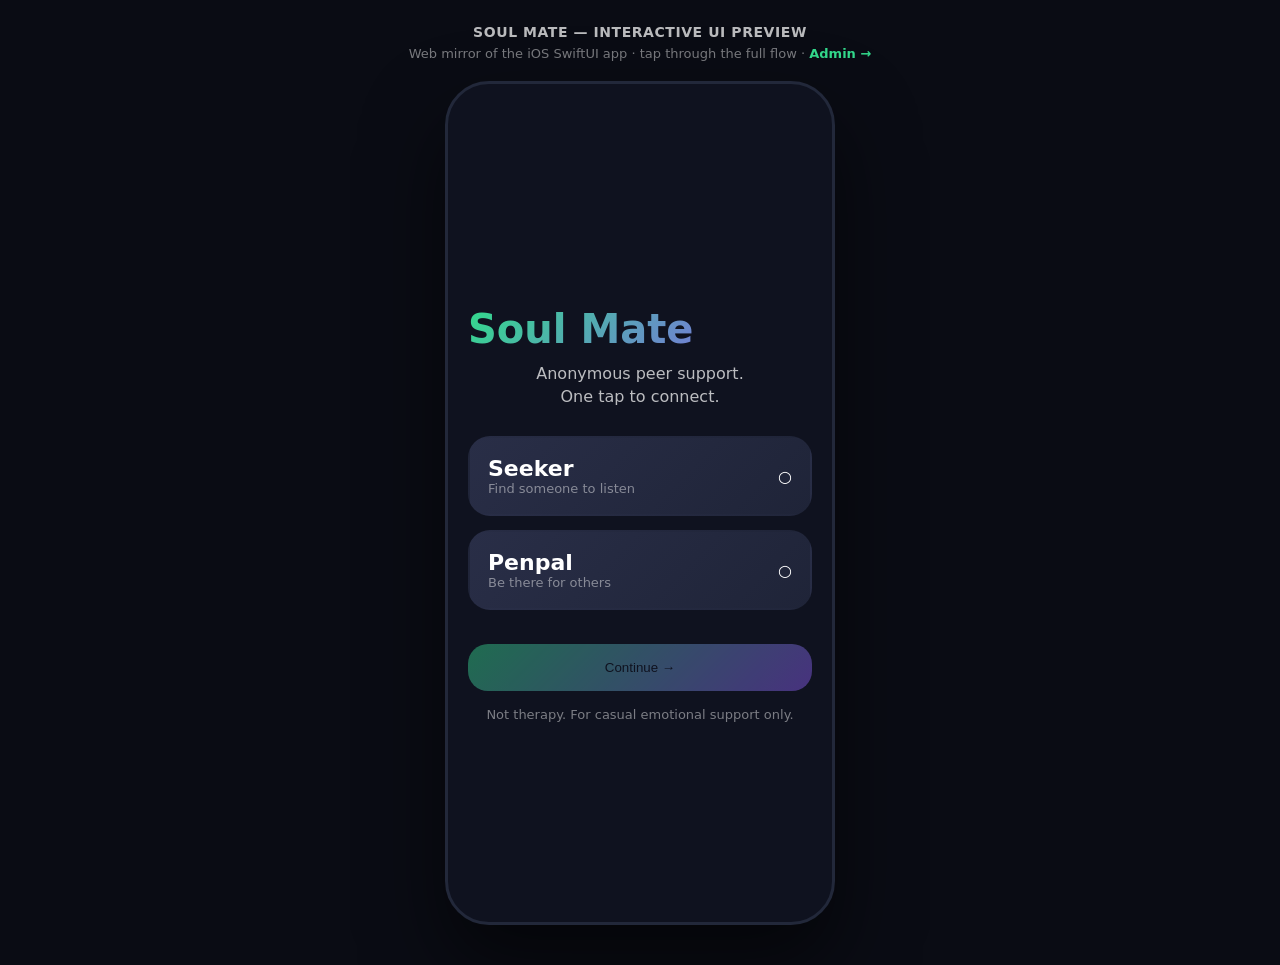
<file: web-preview/index.html>
<!DOCTYPE html>
<html lang="en">
<head>
  <meta charset="UTF-8" />
  <meta name="viewport" content="width=device-width, initial-scale=1.0, maximum-scale=1.0" />
  <title>Soul Mate — UI Preview</title>
  <style>
    :root {
      --bg: rgb(15, 18, 31);
      --surface: rgb(31, 36, 56);
      --surface-el: rgb(41, 46, 71);
      --green: rgb(51, 217, 140);
      --purple: rgb(140, 89, 242);
      --pink: rgb(242, 89, 166);
      --gold: rgb(255, 199, 64);
      --text: #fff;
      --text-2: rgba(255,255,255,.72);
      --text-3: rgba(255,255,255,.45);
      --danger: rgb(255, 89, 102);
      --radius: 20px;
      --phone-w: 390px;
      --phone-h: 844px;
    }
    * { box-sizing: border-box; margin: 0; padding: 0; }
    body {
      min-height: 100vh;
      background: #0a0c14;
      font-family: ui-rounded, "SF Pro Rounded", system-ui, sans-serif;
      color: var(--text);
      display: flex;
      flex-direction: column;
      align-items: center;
      padding: 24px 16px 40px;
    }
    .banner {
      text-align: center;
      margin-bottom: 20px;
      max-width: 520px;
    }
    .banner h1 { font-size: 14px; font-weight: 600; color: var(--text-2); letter-spacing: .04em; text-transform: uppercase; }
    .banner p { font-size: 13px; color: var(--text-3); margin-top: 6px; }
    .phone {
      width: var(--phone-w);
      height: var(--phone-h);
      background: var(--bg);
      border-radius: 44px;
      border: 3px solid #22283a;
      overflow: hidden;
      position: relative;
      box-shadow: 0 40px 80px rgba(0,0,0,.55);
    }
    .screen {
      position: absolute; inset: 0;
      padding: 52px 20px 28px;
      display: none;
      flex-direction: column;
      overflow-y: auto;
      animation: fadeIn .35s cubic-bezier(.34,1.3,.64,1);
    }
    .screen.active { display: flex; }
    @keyframes fadeIn { from { opacity: 0; transform: translateY(8px); } to { opacity: 1; transform: none; } }
    .gradient-text {
      background: linear-gradient(135deg, var(--green), var(--purple));
      -webkit-background-clip: text; background-clip: text; color: transparent;
    }
    .title-xl { font-size: 40px; font-weight: 800; line-height: 1.05; }
    .title-lg { font-size: 28px; font-weight: 800; }
    .title-md { font-size: 22px; font-weight: 700; }
    .body { font-size: 16px; color: var(--text-2); line-height: 1.45; }
    .caption { font-size: 13px; color: var(--text-3); }
    .spacer { flex: 1; }
    .btn {
      display: flex; align-items: center; justify-content: center; gap: 10px;
      width: 100%; padding: 16px 20px; border: none; border-radius: var(--radius);
      font: 700 18px inherit; cursor: pointer; transition: transform .2s cubic-bezier(.34,1.4,.64,1);
    }
    .btn:active { transform: scale(.96); }
    .btn-primary { background: linear-gradient(135deg, var(--green), var(--purple)); color: var(--bg); }
    .btn-primary:disabled { opacity: .45; cursor: not-allowed; }
    .btn-sm { width: auto; padding: 12px 18px; font-size: 16px; border-radius: 16px; }
    .card {
      background: linear-gradient(135deg, var(--surface-el), var(--surface));
      border-radius: 22px; padding: 18px; margin-bottom: 14px;
      border: 2px solid transparent; cursor: pointer; transition: transform .2s, border-color .2s;
    }
    .card.selected { border-color: rgba(51,217,140,.8); transform: scale(1.02); }
    .card-row { display: flex; align-items: center; justify-content: space-between; }
    .chip-row { display: flex; gap: 10px; overflow-x: auto; padding-bottom: 4px; scrollbar-width: none; }
    .chip {
      flex-shrink: 0; padding: 10px 14px; border-radius: 999px; border: none;
      font: 600 13px inherit; cursor: pointer; background: var(--surface); color: var(--text);
    }
    .chip.active { background: linear-gradient(135deg, var(--green), var(--purple)); color: var(--bg); }
    .token-badge {
      display: inline-flex; align-items: center; gap: 6px;
      padding: 8px 12px; border-radius: 999px;
      background: rgba(255,199,64,.15); border: 1px solid rgba(255,199,64,.4);
      font-weight: 700; font-size: 14px;
    }
    .token-badge .bolt { color: var(--gold); }
    .header-row { display: flex; align-items: flex-start; justify-content: space-between; margin-bottom: 24px; }
    .back {
      width: 40px; height: 40px; border-radius: 50%; border: none;
      background: var(--surface); color: var(--text); font-size: 18px; cursor: pointer;
    }
    .messages { flex: 1; overflow-y: auto; display: flex; flex-direction: column; gap: 12px; margin: 12px 0; }
    .bubble {
      max-width: 78%; padding: 10px 14px; border-radius: 18px; font-size: 15px; line-height: 1.4;
    }
    .bubble.me { align-self: flex-end; background: linear-gradient(135deg, var(--green), var(--purple)); color: var(--bg); }
    .bubble.them { align-self: flex-start; background: var(--surface-el); color: var(--text); }
    .timer-bar {
      display: flex; align-items: center; gap: 12px; padding: 14px;
      background: rgba(41,46,71,.95); border-radius: 18px;
      border: 1px solid rgba(255,199,64,.3); margin-bottom: 8px;
    }
    .timer-mono { font: 700 22px ui-monospace, monospace; color: var(--green); }
    .composer { display: flex; gap: 10px; align-items: center; }
    .composer input {
      flex: 1; padding: 12px; border-radius: 16px; border: none;
      background: var(--surface); color: var(--text); font: inherit;
    }
    .send-btn {
      width: 46px; height: 46px; border-radius: 50%; border: none; cursor: pointer;
      background: linear-gradient(135deg, var(--green), var(--purple)); color: var(--bg); font-size: 18px;
    }
    .tx-row {
      display: flex; justify-content: space-between; align-items: center;
      padding: 14px; background: var(--surface); border-radius: 16px; margin-bottom: 10px;
    }
    .tx-amt.pos { color: var(--green); font-weight: 700; }
    .tx-amt.neg { color: var(--danger); font-weight: 700; }
    .topup-row { display: flex; gap: 10px; }
    .topup-btn {
      flex: 1; padding: 14px; border: none; border-radius: 16px;
      background: var(--surface); color: var(--text); font: 700 16px inherit; cursor: pointer;
    }
    .section-title { font: 700 18px inherit; margin: 20px 0 12px; }
    .star { color: var(--gold); }
    .status-dot { width: 12px; height: 12px; border-radius: 50%; background: var(--green); display: inline-block; }
  </style>
</head>
<body>
  <div class="banner">
    <h1>Soul Mate — Interactive UI Preview</h1>
    <p>Web mirror of the iOS SwiftUI app · tap through the full flow · <a href="admin.html" style="color:rgb(51,217,140);text-decoration:none;font-weight:600">Admin →</a></p>
  </div>

  <div class="phone" id="phone">
    <!-- ONBOARDING -->
    <div class="screen active" id="screen-onboarding">
      <div class="spacer"></div>
      <h1 class="title-xl gradient-text">Soul Mate</h1>
      <p class="body" style="margin-top:12px;text-align:center">Anonymous peer support.<br>One tap to connect.</p>
      <div style="margin-top:28px">
        <div class="card" data-role="seeker" onclick="selectRole('seeker')">
          <div class="card-row">
            <div><div class="title-md">Seeker</div><div class="caption">Find someone to listen</div></div>
            <span id="check-seeker">○</span>
          </div>
        </div>
        <div class="card" data-role="penpal" onclick="selectRole('penpal')">
          <div class="card-row">
            <div><div class="title-md">Penpal</div><div class="caption">Be there for others</div></div>
            <span id="check-penpal">○</span>
          </div>
        </div>
      </div>
      <button class="btn btn-primary" style="margin-top:20px" id="btn-continue" disabled onclick="goDashboard()">
        Continue →
      </button>
      <p class="caption" style="text-align:center;margin-top:16px">Not therapy. For casual emotional support only.</p>
      <div class="spacer"></div>
    </div>

    <!-- DASHBOARD SEEKER -->
    <div class="screen" id="screen-dashboard">
      <div class="header-row">
        <div>
          <h2 class="title-lg" id="dash-greeting">Hey, Seeker</h2>
          <p class="body" id="dash-sub">Pick a vibe. Tap to talk.</p>
        </div>
        <button class="token-badge" onclick="showScreen('wallet')" style="cursor:pointer;border:none">
          <span class="bolt">⚡</span><span id="token-balance">3</span>
        </button>
      </div>
      <div id="seeker-ui">
        <p class="section-title">What's your mood?</p>
        <div class="chip-row" id="mood-chips"></div>
        <p class="section-title">Available Penpals</p>
        <div id="penpal-list"></div>
      </div>
      <div id="penpal-ui" style="display:none">
        <div class="card">
          <span class="status-dot"></span>
          <span style="font-weight:700;margin-left:8px">You're available</span>
        </div>
        <button class="btn btn-primary" style="margin-top:16px;background:var(--surface);color:var(--text)">Go Offline</button>
        <p class="caption" style="margin-top:16px">Incoming chat requests — Phase 2</p>
      </div>
    </div>

    <!-- CHAT -->
    <div class="screen" id="screen-chat">
      <div class="header-row" style="margin-bottom:8px">
        <button class="back" onclick="endChat()">‹</button>
        <div style="flex:1;margin-left:10px">
          <div class="title-md" id="chat-name">River</div>
          <div class="caption" id="chat-mood">😰 Anxious</div>
        </div>
      </div>
      <div class="timer-bar" id="timer-bar">
        <div>
          <div class="caption">Current chunk</div>
          <div class="timer-mono" id="timer">6:00</div>
        </div>
        <div class="spacer"></div>
        <div class="token-badge"><span class="bolt">⚡</span><span id="chat-tokens">3</span></div>
      </div>
      <div class="messages" id="messages"></div>
      <div class="composer">
        <input id="msg-input" placeholder="Say something..." onkeydown="if(event.key==='Enter')sendMsg()" />
        <button class="send-btn" onclick="sendMsg()">➤</button>
      </div>
    </div>

    <!-- WALLET -->
    <div class="screen" id="screen-wallet">
      <div class="header-row">
        <button class="back" onclick="showScreen('dashboard')">‹</button>
        <h2 class="title-lg">Wallet</h2>
      </div>
      <div class="card" style="margin-top:8px">
        <div class="caption">Your balance</div>
        <div style="display:flex;align-items:baseline;gap:8px;margin-top:8px">
          <span class="title-xl gradient-text" id="wallet-balance">3</span>
          <span class="body">tokens</span>
        </div>
        <div class="caption" style="margin-top:8px">1 token = 6 minutes of connection</div>
      </div>
      <p class="section-title">Top up (mock)</p>
      <div class="topup-row">
        <button class="topup-btn" onclick="topUp(1)">+1</button>
        <button class="topup-btn" onclick="topUp(3)">+3</button>
        <button class="topup-btn" onclick="topUp(5)">+5</button>
      </div>
      <p class="section-title">Recent activity</p>
      <div id="tx-list"></div>
    </div>
  </div>

  <script>
    const PENPALS = [
      { id:'p1', name:'River', tag:'Calm listener, night owl', moods:['anxious','lonely'], rating:4.9, emoji:'😰' },
      { id:'p2', name:'Sage', tag:'Warm vibes only', moods:['stressed','grateful'], rating:4.8, emoji:'⚡' },
      { id:'p3', name:'Nova', tag:'Big feelings welcome', moods:['excited','anxious'], rating:4.7, emoji:'✨' },
      { id:'p5', name:'Bloom', tag:'Celebrating small wins', moods:['grateful','excited'], rating:4.6, emoji:'🙏' },
    ];
    const MOODS = [
      { id:'any', label:'Any' },
      { id:'anxious', label:'😰 Anxious' },
      { id:'lonely', label:'🌙 Lonely' },
      { id:'stressed', label:'⚡ Stressed' },
      { id:'grateful', label:'🙏 Grateful' },
    ];
    const REPLIES = ["I'm here with you.", "That sounds like a lot. Tell me more?", "You're not alone in this.", "Thanks for sharing that."];

    let state = { role:'seeker', mood:'any', tokens:3, penpal:null, timerSec:360, timerId:null, txs:[{note:'Welcome bonus',amt:3,time:'Just now'}] };

    function showScreen(name) {
      document.querySelectorAll('.screen').forEach(s => s.classList.remove('active'));
      document.getElementById('screen-' + name).classList.add('active');
      if (name === 'wallet') renderWallet();
    }

    function selectRole(role) {
      state.role = role;
      document.querySelectorAll('[data-role]').forEach(c => c.classList.toggle('selected', c.dataset.role === role));
      document.getElementById('check-seeker').textContent = role === 'seeker' ? '✓' : '○';
      document.getElementById('check-penpal').textContent = role === 'penpal' ? '✓' : '○';
      document.getElementById('btn-continue').disabled = false;
    }

    function goDashboard() {
      document.getElementById('dash-greeting').textContent = 'Hey, ' + (state.role === 'seeker' ? 'Seeker' : 'Penpal');
      document.getElementById('dash-sub').textContent = state.role === 'seeker' ? 'Pick a vibe. Tap to talk.' : 'Ready to listen?';
      document.getElementById('seeker-ui').style.display = state.role === 'seeker' ? 'block' : 'none';
      document.getElementById('penpal-ui').style.display = state.role === 'penpal' ? 'block' : 'none';
      renderMoods(); renderPenpals(); updateTokenUI();
      showScreen('dashboard');
    }

    function renderMoods() {
      const el = document.getElementById('mood-chips');
      el.innerHTML = MOODS.map(m =>
        `<button class="chip ${state.mood===m.id?'active':''}" onclick="setMood('${m.id}')">${m.label}</button>`
      ).join('');
    }

    function setMood(id) { state.mood = id; renderMoods(); renderPenpals(); }

    function renderPenpals() {
      const list = state.mood === 'any' ? PENPALS : PENPALS.filter(p => p.moods.includes(state.mood));
      document.getElementById('penpal-list').innerHTML = list.map(p => `
        <div class="card">
          <div class="card-row">
            <div><div class="title-md">${p.name}</div><div class="caption">${p.tag}</div></div>
            <div class="caption"><span class="star">★</span> ${p.rating}</div>
          </div>
          <div class="card-row" style="margin-top:14px">
            <span>${p.emoji}</span>
            <button class="btn btn-primary btn-sm" onclick="startChat('${p.id}')">Talk</button>
          </div>
        </div>`).join('') || '<div class="card"><div class="caption">No penpals for this mood</div></div>';
    }

    function startChat(id) {
      if (state.role === 'seeker' && state.tokens <= 0) { showScreen('wallet'); return; }
      state.penpal = PENPALS.find(p => p.id === id);
      document.getElementById('chat-name').textContent = state.penpal.name;
      document.getElementById('chat-mood').textContent = (state.penpal.emoji + ' ' + (state.mood === 'any' ? 'Reflective' : state.mood)).replace(/^\w/, c => c.toUpperCase());
      document.getElementById('messages').innerHTML = `<div class="bubble them">Hey Seeker 👋 I'm ${state.penpal.name}. What's on your mind?</div>`;
      state.timerSec = 360;
      if (state.timerId) clearInterval(state.timerId);
      if (state.role === 'seeker') {
        document.getElementById('timer-bar').style.display = 'flex';
        state.timerId = setInterval(tickTimer, 1000);
      } else {
        document.getElementById('timer-bar').style.display = 'none';
      }
      updateTokenUI();
      showScreen('chat');
    }

    function tickTimer() {
      state.timerSec--;
      const m = Math.floor(state.timerSec / 60), s = state.timerSec % 60;
      const el = document.getElementById('timer');
      el.textContent = m + ':' + String(s).padStart(2,'0');
      el.style.color = state.timerSec <= 60 ? 'rgb(255,199,64)' : 'rgb(51,217,140)';
      if (state.timerSec <= 0) {
        if (state.tokens > 0) {
          state.tokens--;
          state.txs.unshift({ note:'6-minute connection', amt:-1, time:'Just now' });
          state.timerSec = 360;
        } else {
          clearInterval(state.timerId);
          el.textContent = '0:00';
          el.style.color = 'rgb(255,89,102)';
        }
        updateTokenUI();
      }
    }

    function sendMsg() {
      const input = document.getElementById('msg-input');
      const text = input.value.trim();
      if (!text) return;
      const box = document.getElementById('messages');
      box.innerHTML += `<div class="bubble me">${text}</div>`;
      input.value = '';
      setTimeout(() => {
        box.innerHTML += `<div class="bubble them">${REPLIES[Math.floor(Math.random()*REPLIES.length)]}</div>`;
        box.scrollTop = box.scrollHeight;
      }, 800);
      box.scrollTop = box.scrollHeight;
    }

    function endChat() {
      if (state.timerId) clearInterval(state.timerId);
      showScreen('dashboard');
    }

    function topUp(n) {
      state.tokens += n;
      state.txs.unshift({ note:'Mock top-up', amt:n, time:'Just now' });
      updateTokenUI();
      renderWallet();
    }

    function updateTokenUI() {
      ['token-balance','chat-tokens','wallet-balance'].forEach(id => {
        const el = document.getElementById(id);
        if (el) el.textContent = state.tokens;
      });
    }

    function renderWallet() {
      document.getElementById('tx-list').innerHTML = state.txs.map(t =>
        `<div class="tx-row"><div><div>${t.note}</div><div class="caption">${t.time}</div></div>
         <span class="tx-amt ${t.amt>=0?'pos':'neg'}">${t.amt>=0?'+':''}${t.amt}</span></div>`
      ).join('');
      updateTokenUI();
    }

    renderMoods();
  </script>
</body>
</html>
</file>
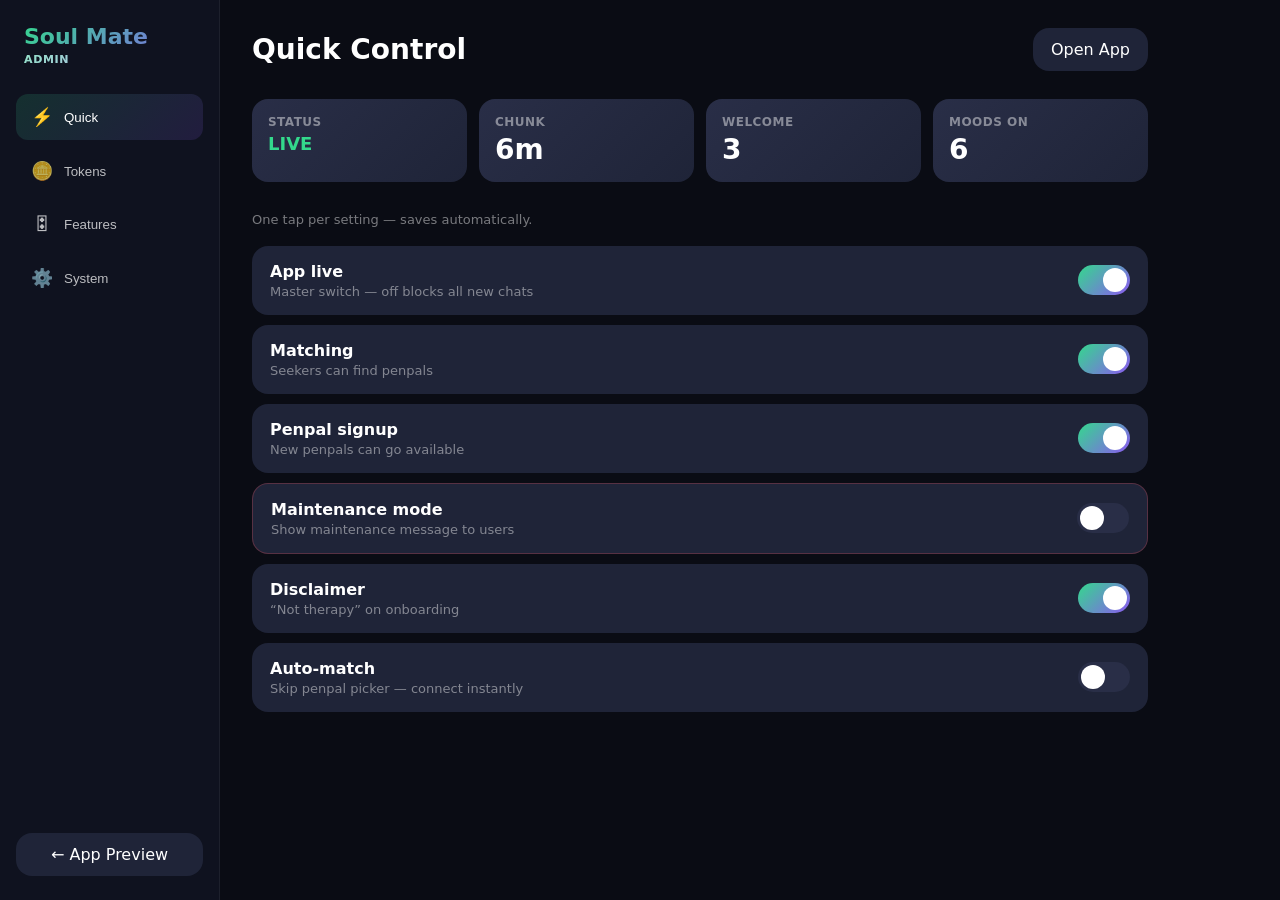
<file: web-preview/admin.html>
<!DOCTYPE html>
<html lang="en">
<head>
  <meta charset="UTF-8" />
  <meta name="viewport" content="width=device-width, initial-scale=1.0" />
  <title>Soul Mate — Admin</title>
  <link rel="stylesheet" href="shared/theme.css" />
  <style>
    .layout { display: flex; min-height: 100vh; }
    .sidebar {
      width: var(--sidebar-w); background: var(--bg); border-right: 1px solid rgba(255,255,255,.06);
      padding: 24px 16px; display: flex; flex-direction: column; gap: 8px;
      position: sticky; top: 0; height: 100vh;
    }
    .logo { font-size: 22px; font-weight: 800; margin-bottom: 20px; padding: 0 8px; }
    .logo span { font-size: 11px; display: block; color: var(--text-3); font-weight: 600; letter-spacing: .06em; text-transform: uppercase; margin-top: 4px; }
    .nav-item {
      display: flex; align-items: center; gap: 10px; padding: 12px 14px;
      border-radius: 12px; border: none; background: transparent; color: var(--text-2);
      font: 600 14px inherit; cursor: pointer; text-align: left; width: 100%;
      transition: background .15s, color .15s;
    }
    .nav-item:hover { background: var(--surface); color: var(--text); }
    .nav-item.active { background: linear-gradient(135deg, rgba(51,217,140,.15), rgba(140,89,242,.15)); color: var(--text); }
    .nav-item .icon { font-size: 18px; width: 24px; text-align: center; }
    .main { flex: 1; padding: 28px 32px 48px; max-width: 960px; }
    .topbar { display: flex; align-items: center; justify-content: space-between; margin-bottom: 28px; flex-wrap: wrap; gap: 12px; }
    .topbar h1 { font-size: 28px; font-weight: 800; }
    .saved-pill {
      display: none; align-items: center; gap: 6px; padding: 8px 14px;
      background: rgba(51,217,140,.12); border: 1px solid rgba(51,217,140,.35);
      border-radius: 999px; font-size: 13px; font-weight: 600; color: var(--green);
      animation: pop .3s cubic-bezier(.34,1.4,.64,1);
    }
    .saved-pill.show { display: inline-flex; }
    @keyframes pop { from { opacity: 0; transform: scale(.9); } to { opacity: 1; transform: none; } }
    .stats { display: grid; grid-template-columns: repeat(auto-fit, minmax(140px, 1fr)); gap: 12px; margin-bottom: 28px; }
    .stat {
      background: linear-gradient(135deg, var(--surface-el), var(--surface));
      border-radius: var(--radius); padding: 16px;
    }
    .stat .val { font-size: 28px; font-weight: 800; margin-top: 4px; }
    .stat .lbl { font-size: 12px; color: var(--text-3); font-weight: 600; text-transform: uppercase; letter-spacing: .04em; }
    .section { display: none; animation: fade .25s ease; }
    .section.active { display: block; }
    @keyframes fade { from { opacity: 0; transform: translateY(6px); } to { opacity: 1; transform: none; } }
    .section-title { font-size: 13px; font-weight: 700; color: var(--text-3); text-transform: uppercase; letter-spacing: .06em; margin: 24px 0 12px; }
    .section-title:first-child { margin-top: 0; }
    .row {
      display: flex; align-items: center; justify-content: space-between; gap: 16px;
      padding: 16px 18px; background: var(--surface); border-radius: var(--radius);
      margin-bottom: 10px; cursor: pointer; transition: background .15s;
    }
    .row:hover { background: var(--surface-el); }
    .row-info h3 { font-size: 16px; font-weight: 700; }
    .row-info p { font-size: 13px; color: var(--text-3); margin-top: 3px; }
    .row.danger { border: 1px solid rgba(255,89,102,.25); }
    .grid-2 { display: grid; grid-template-columns: 1fr 1fr; gap: 10px; }
    @media (max-width: 700px) {
      .layout { flex-direction: column; }
      .sidebar { width: 100%; height: auto; position: static; flex-direction: row; overflow-x: auto; padding: 12px; }
      .logo { display: none; }
      .main { padding: 20px 16px; }
      .grid-2 { grid-template-columns: 1fr; }
    }
    .input-row {
      display: flex; align-items: center; justify-content: space-between; gap: 12px;
      padding: 14px 18px; background: var(--surface); border-radius: var(--radius); margin-bottom: 10px;
    }
    .input-row label { font-weight: 600; font-size: 15px; }
    .input-row input, .input-row select {
      width: 100px; padding: 10px 12px; border-radius: 10px; border: 1px solid rgba(255,255,255,.1);
      background: var(--surface-el); color: var(--text); font: inherit; text-align: center;
    }
    .mood-grid { display: flex; flex-wrap: wrap; gap: 8px; }
    .mood-chip {
      padding: 10px 14px; border-radius: 999px; border: 2px solid transparent;
      background: var(--surface); font: 600 13px inherit; cursor: pointer; color: var(--text-2);
      transition: all .15s;
    }
    .mood-chip.on { border-color: var(--green); background: rgba(51,217,140,.12); color: var(--text); }
    .hint { font-size: 13px; color: var(--text-3); margin-top: 16px; line-height: 1.5; }
    .links { margin-top: auto; padding-top: 20px; }
  </style>
</head>
<body>
  <div class="layout">
    <aside class="sidebar">
      <div class="logo gradient-text">Soul Mate<span>Admin</span></div>
      <button class="nav-item active" data-section="quick"><span class="icon">⚡</span> Quick</button>
      <button class="nav-item" data-section="economy"><span class="icon">🪙</span> Tokens</button>
      <button class="nav-item" data-section="features"><span class="icon">🎛</span> Features</button>
      <button class="nav-item" data-section="system"><span class="icon">⚙️</span> System</button>
      <div class="links">
        <a class="btn btn-ghost" href="index.html" style="width:100%">← App Preview</a>
      </div>
    </aside>

    <main class="main">
      <div class="topbar">
        <h1 id="page-title">Quick Control</h1>
        <div style="display:flex;gap:10px;align-items:center">
          <span class="saved-pill" id="saved-pill">✓ Saved</span>
          <a class="btn btn-ghost" href="index.html">Open App</a>
        </div>
      </div>

      <div class="stats" id="stats"></div>

      <!-- QUICK: 1-click toggles only -->
      <div class="section active" id="sec-quick">
        <p class="hint" style="margin-top:0;margin-bottom:16px">One tap per setting — saves automatically.</p>
        <div id="quick-rows"></div>
      </div>

      <!-- ECONOMY -->
      <div class="section" id="sec-economy">
        <div class="section-title">Token economy</div>
        <div id="economy-inputs"></div>
      </div>

      <!-- FEATURES -->
      <div class="section" id="sec-features">
        <div class="section-title">Enabled moods</div>
        <div class="mood-grid" id="mood-grid"></div>
        <div class="section-title">Feature flags</div>
        <div id="feature-rows"></div>
      </div>

      <!-- SYSTEM -->
      <div class="section" id="sec-system">
        <div class="section-title">Maintenance</div>
        <div class="input-row">
          <label for="maint-msg">Maintenance message</label>
          <input id="maint-msg" type="text" placeholder="Optional" style="width:220px;text-align:left" />
        </div>
        <div class="section-title">Data</div>
        <div style="display:flex;gap:10px;flex-wrap:wrap">
          <button class="btn btn-ghost" onclick="exportConfig()">Export JSON</button>
          <button class="btn btn-ghost" onclick="resetDefaults()">Reset defaults</button>
        </div>
        <p class="hint">Settings stored in browser localStorage. Wire to Firebase/API in Phase 2.</p>
        <p class="hint" style="margin-top:8px"><strong>Inspired by:</strong> <a href="https://github.com/TailAdmin/free-react-tailwind-admin-dashboard" style="color:var(--green)">TailAdmin</a> — simplified to toggles-only UX.</p>
      </div>
    </main>
  </div>

  <script>
    const STORAGE_KEY = 'soulmate_admin_config';
    const DEFAULTS = {
      appLive: true,
      matchingOn: true,
      penpalSignup: true,
      autoMatch: false,
      maintenanceMode: false,
      showDisclaimer: true,
      chunkMinutes: 6,
      graceSeconds: 30,
      welcomeTokens: 3,
      penpalReward: 1,
      maxConcurrentChats: 50,
      voiceChat: false,
      moods: { anxious:true, lonely:true, stressed:true, excited:true, reflective:true, grateful:true },
      maintenanceMessage: ''
    };

    let cfg = load();
    let saveTimer;

    function load() {
      try {
        const raw = localStorage.getItem(STORAGE_KEY);
        return raw ? { ...DEFAULTS, ...JSON.parse(raw), moods: { ...DEFAULTS.moods, ...JSON.parse(raw).moods } } : { ...DEFAULTS, moods: { ...DEFAULTS.moods } };
      } catch { return { ...DEFAULTS, moods: { ...DEFAULTS.moods } }; }
    }

    function save() {
      localStorage.setItem(STORAGE_KEY, JSON.stringify(cfg));
      const pill = document.getElementById('saved-pill');
      pill.classList.add('show');
      clearTimeout(saveTimer);
      saveTimer = setTimeout(() => pill.classList.remove('show'), 1800);
      renderStats();
    }

    function toggle(key) {
      cfg[key] = !cfg[key];
      save();
      render();
    }

    function setNum(key, val) {
      cfg[key] = Math.max(0, Number(val) || 0);
      save();
    }

    function toggleMood(m) {
      cfg.moods[m] = !cfg.moods[m];
      save();
      renderMoods();
    }

    function row(key, title, desc, danger) {
      return `<div class="row ${danger?'danger':''}" onclick="toggle('${key}')">
        <div class="row-info"><h3>${title}</h3><p>${desc}</p></div>
        <button class="toggle ${cfg[key]?'on':''}" aria-label="${title}"></button>
      </div>`;
    }

    function renderQuick() {
      document.getElementById('quick-rows').innerHTML = [
        row('appLive', 'App live', 'Master switch — off blocks all new chats'),
        row('matchingOn', 'Matching', 'Seekers can find penpals'),
        row('penpalSignup', 'Penpal signup', 'New penpals can go available'),
        row('maintenanceMode', 'Maintenance mode', 'Show maintenance message to users', true),
        row('showDisclaimer', 'Disclaimer', '“Not therapy” on onboarding'),
        row('autoMatch', 'Auto-match', 'Skip penpal picker — connect instantly'),
      ].join('');
    }

    function renderEconomy() {
      const fields = [
        ['chunkMinutes', 'Chunk duration (min)', 1, 30],
        ['graceSeconds', 'Grace period (sec)', 0, 120],
        ['welcomeTokens', 'Welcome tokens', 0, 20],
        ['penpalReward', 'Penpal reward / chunk', 0, 10],
        ['maxConcurrentChats', 'Max concurrent chats', 1, 500],
      ];
      document.getElementById('economy-inputs').innerHTML = fields.map(([k,l,min,max]) =>
        `<div class="input-row">
          <label>${l}</label>
          <input type="number" min="${min}" max="${max}" value="${cfg[k]}"
            onchange="setNum('${k}', this.value)" />
        </div>`
      ).join('');
    }

    function renderMoods() {
      const labels = { anxious:'😰 Anxious', lonely:'🌙 Lonely', stressed:'⚡ Stressed', excited:'✨ Excited', reflective:'🪞 Reflective', grateful:'🙏 Grateful' };
      document.getElementById('mood-grid').innerHTML = Object.keys(labels).map(m =>
        `<button class="mood-chip ${cfg.moods[m]?'on':''}" onclick="toggleMood('${m}')">${labels[m]}</button>`
      ).join('');
    }

    function renderFeatures() {
      document.getElementById('feature-rows').innerHTML = [
        row('voiceChat', 'Voice chat', 'Phase 2 — keep off for MVP'),
      ].join('');
    }

    function renderStats() {
      const live = cfg.appLive && !cfg.maintenanceMode;
      document.getElementById('stats').innerHTML = `
        <div class="stat"><div class="lbl">Status</div><div class="val" style="color:${live?'var(--green)':'var(--danger)'};font-size:18px">${live?'LIVE':'PAUSED'}</div></div>
        <div class="stat"><div class="lbl">Chunk</div><div class="val">${cfg.chunkMinutes}m</div></div>
        <div class="stat"><div class="lbl">Welcome</div><div class="val">${cfg.welcomeTokens}</div></div>
        <div class="stat"><div class="lbl">Moods on</div><div class="val">${Object.values(cfg.moods).filter(Boolean).length}</div></div>`;
    }

    function render() {
      renderQuick();
      renderEconomy();
      renderMoods();
      renderFeatures();
      renderStats();
      document.getElementById('maint-msg').value = cfg.maintenanceMessage || '';
    }

    document.querySelectorAll('.nav-item[data-section]').forEach(btn => {
      btn.addEventListener('click', () => {
        document.querySelectorAll('.nav-item').forEach(b => b.classList.remove('active'));
        btn.classList.add('active');
        const sec = btn.dataset.section;
        document.querySelectorAll('.section').forEach(s => s.classList.remove('active'));
        document.getElementById('sec-' + sec).classList.add('active');
        const titles = { quick:'Quick Control', economy:'Token Economy', features:'Features', system:'System' };
        document.getElementById('page-title').textContent = titles[sec];
      });
    });

    document.getElementById('maint-msg').addEventListener('input', e => {
      cfg.maintenanceMessage = e.target.value;
      save();
    });

    function exportConfig() {
      const blob = new Blob([JSON.stringify(cfg, null, 2)], { type: 'application/json' });
      const a = document.createElement('a');
      a.href = URL.createObjectURL(blob);
      a.download = 'soulmate-admin-config.json';
      a.click();
    }

    function resetDefaults() {
      if (confirm('Reset all admin settings to defaults?')) {
        cfg = { ...DEFAULTS, moods: { ...DEFAULTS.moods } };
        save();
        render();
      }
    }

    render();
  </script>
</body>
</html>
</file>
<file: web-preview/shared/theme.css>
/* Soul Mate shared theme */
:root {
  --bg: rgb(15, 18, 31);
  --surface: rgb(31, 36, 56);
  --surface-el: rgb(41, 46, 71);
  --green: rgb(51, 217, 140);
  --purple: rgb(140, 89, 242);
  --pink: rgb(242, 89, 166);
  --gold: rgb(255, 199, 64);
  --text: #fff;
  --text-2: rgba(255,255,255,.72);
  --text-3: rgba(255,255,255,.45);
  --danger: rgb(255, 89, 102);
  --radius: 16px;
  --sidebar-w: 220px;
}
* { box-sizing: border-box; margin: 0; padding: 0; }
body {
  min-height: 100vh;
  background: #0a0c14;
  font-family: ui-rounded, "SF Pro Rounded", system-ui, sans-serif;
  color: var(--text);
}
.gradient-text {
  background: linear-gradient(135deg, var(--green), var(--purple));
  -webkit-background-clip: text; background-clip: text; color: transparent;
}
.btn {
  display: inline-flex; align-items: center; justify-content: center; gap: 8px;
  padding: 12px 18px; border: none; border-radius: var(--radius);
  font: 700 15px inherit; cursor: pointer;
  transition: transform .15s cubic-bezier(.34,1.4,.64,1);
}
.btn:active { transform: scale(.97); }
.btn-primary { background: linear-gradient(135deg, var(--green), var(--purple)); color: var(--bg); }
.btn-ghost { background: var(--surface); color: var(--text); text-decoration: none; }
.toggle {
  width: 52px; height: 30px; border-radius: 999px; border: none; cursor: pointer;
  background: var(--surface-el); position: relative; transition: background .2s;
  flex-shrink: 0;
}
.toggle.on { background: linear-gradient(135deg, var(--green), var(--purple)); }
.toggle::after {
  content: ''; position: absolute; top: 3px; left: 3px;
  width: 24px; height: 24px; border-radius: 50%; background: #fff;
  transition: transform .2s cubic-bezier(.34,1.4,.64,1);
}
.toggle.on::after { transform: translateX(22px); }
</file>
